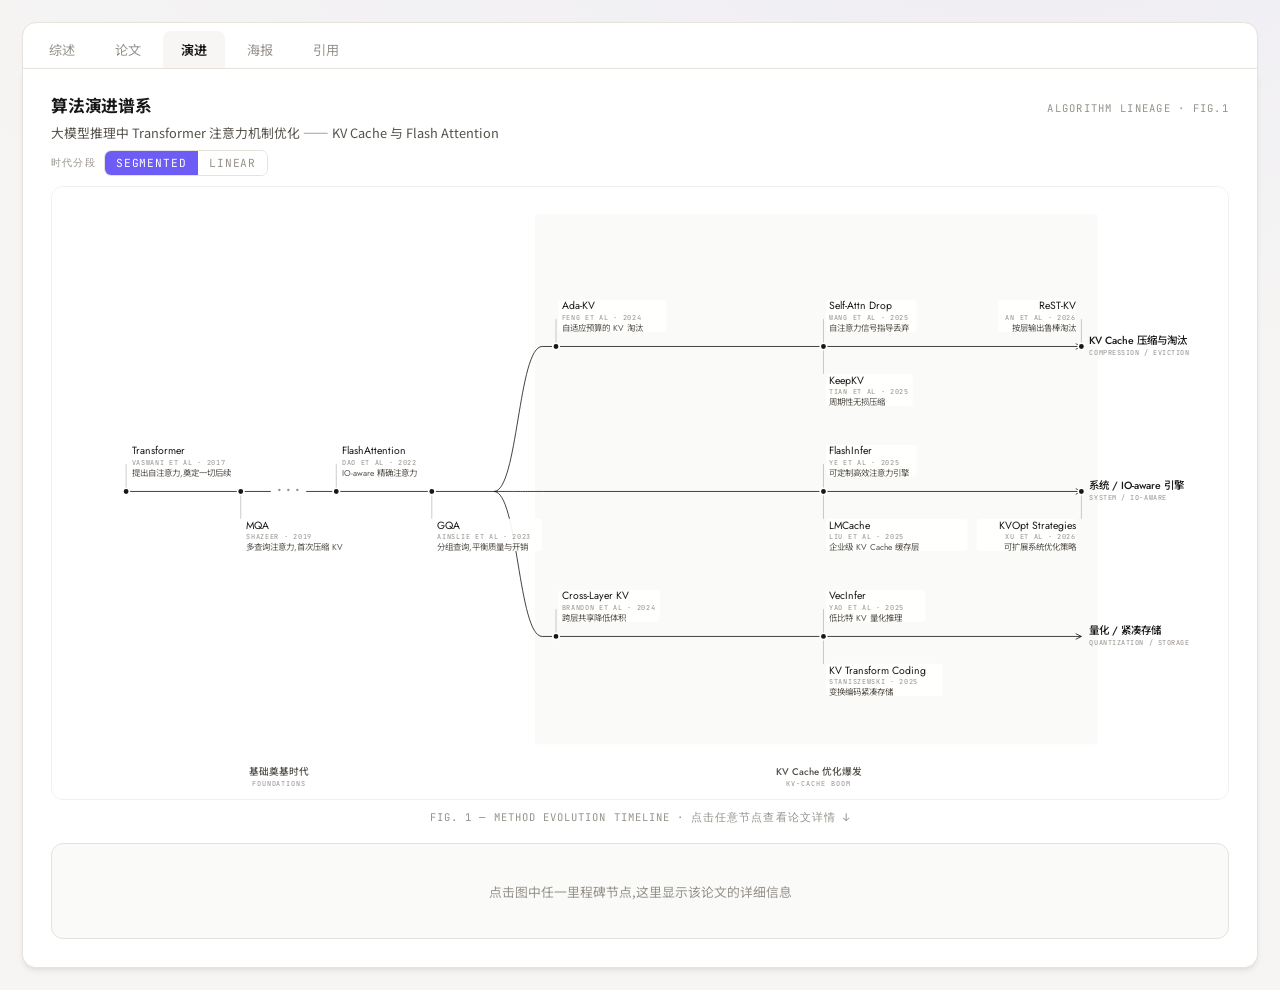
<file: docs/reference/figure1_embedded_prototype.html>
<!DOCTYPE html>
<html lang="zh-CN">
<head>
<meta charset="UTF-8">
<meta name="viewport" content="width=device-width, initial-scale=1.0">
<title>算法演进图 — 嵌入 ReviewMaker 框架预览</title>
<link rel="preconnect" href="https://fonts.googleapis.com">
<link rel="preconnect" href="https://fonts.gstatic.com" crossorigin>
<link href="https://fonts.googleapis.com/css2?family=Jost:wght@200;300;400;500&family=JetBrains+Mono:wght@400;500&family=Noto+Sans+SC:wght@300;400;500;700&display=swap" rel="stylesheet">
<style>
  :root{
    --primary:#6D5DF6;--primary-hover:#5B4BE0;--primary-light:#F0EEFF;--primary-glow:rgba(109,93,246,.18);
    --bg:#F6F5F3;--bg-alt:#FAFAF8;--surface:#FFFFFF;--surface-hover:#F7F6F4;
    --border:#E7E3DC;--border-light:#F2EFEA;
    --text:#171717;--text-secondary:#55514A;--text-muted:#96918A;
    --success:#2F9E71;--radius:10px;--radius-lg:12px;--radius-xl:14px;
    --shadow-sm:0 1px 2px 0 rgb(0 0 0/.05);
    --shadow-md:0 4px 6px -1px rgb(0 0 0/.07),0 2px 4px -2px rgb(0 0 0/.05);
    --font:-apple-system,"PingFang SC","Hiragino Sans GB","Microsoft YaHei","Noto Sans SC",sans-serif;
    --mono:"JetBrains Mono",monospace;
  }
  *{margin:0;padding:0;box-sizing:border-box;}
  body{background:var(--bg);color:var(--text);font-family:var(--font);padding:22px;
    background-image:radial-gradient(1200px 400px at 80% -5%,rgba(109,93,246,.05),transparent);}
  .frame{max-width:1500px;margin:0 auto;}
  .tabs{display:flex;gap:4px;background:var(--surface);border:1px solid var(--border);
    border-radius:var(--radius-xl) var(--radius-xl) 0 0;padding:8px 8px 0;box-shadow:var(--shadow-sm);}
  .tab{padding:9px 18px;font-size:.82rem;color:var(--text-muted);border-radius:8px 8px 0 0;cursor:pointer;}
  .tab.active{color:var(--text);font-weight:600;background:var(--surface-hover);}
  .main{background:var(--surface);border:1px solid var(--border);border-top:none;
    border-radius:0 0 var(--radius-xl) var(--radius-xl);padding:24px 28px 28px;box-shadow:var(--shadow-md);}
  .card-head{display:flex;justify-content:space-between;align-items:baseline;margin-bottom:6px;}
  .card-head h2{font-size:1.05rem;font-weight:700;letter-spacing:-.01em;}
  .card-head .meta{font-family:var(--mono);font-size:.66rem;letter-spacing:.12em;text-transform:uppercase;color:var(--text-muted);}
  .toolbar{display:flex;gap:8px;align-items:center;margin:8px 0 4px;}
  .toolbar .lbl{font-family:var(--mono);font-size:.62rem;letter-spacing:.12em;text-transform:uppercase;color:var(--text-muted);}
  .toggle{display:inline-flex;border:1px solid var(--border);border-radius:7px;overflow:hidden;}
  .toggle button{border:none;background:var(--surface);padding:5px 11px;font-size:.7rem;cursor:pointer;font-family:var(--mono);
    letter-spacing:.08em;text-transform:uppercase;color:var(--text-muted);}
  .toggle button.active{background:var(--primary);color:#fff;}
  .figwrap{border:1px solid var(--border-light);border-radius:var(--radius-lg);background:var(--surface);margin-top:10px;overflow:hidden;}
  svg{width:100%;height:auto;display:block;}
  .caption{font-family:var(--mono);font-size:.66rem;letter-spacing:.1em;color:var(--text-muted);
    text-align:center;padding:10px 0 4px;}
  /* detail panel */
  .detail{margin-top:14px;border:1px solid var(--border);border-radius:var(--radius-lg);
    background:var(--bg-alt);padding:16px 18px;min-height:96px;transition:all .2s;}
  .detail.empty{display:flex;align-items:center;justify-content:center;color:var(--text-muted);font-size:.8rem;}
  .detail .d-top{display:flex;justify-content:space-between;align-items:flex-start;gap:12px;}
  .detail .d-title{font-size:1rem;font-weight:700;color:var(--text);line-height:1.35;}
  .detail .d-sub{font-family:var(--mono);font-size:.66rem;letter-spacing:.1em;text-transform:uppercase;color:var(--primary);margin-top:3px;}
  .detail .d-badges{display:flex;gap:6px;flex-shrink:0;}
  .badge{font-size:.66rem;padding:3px 9px;border-radius:7px;font-weight:600;white-space:nowrap;}
  .badge.cite{background:var(--primary-light);color:var(--primary);}
  .badge.code{background:#EAF7F1;color:#207A57;}
  .badge.era{background:#F4F3F1;color:#8A8580;}
  .detail .d-body{font-size:.85rem;line-height:1.7;color:var(--text-secondary);margin-top:10px;}
  .detail .d-contrib{font-size:.82rem;color:var(--text);margin-top:8px;padding-left:12px;border-left:3px solid var(--primary);}
  .detail .d-count{font-family:var(--mono);font-size:.64rem;letter-spacing:.12em;text-transform:uppercase;color:var(--primary);margin-bottom:12px;}
  .detail .d-divider{height:1px;background:var(--border);margin:16px 0;}
</style>
</head>
<body>
<div class="frame">
  <div class="tabs">
    <div class="tab">综述</div><div class="tab">论文</div>
    <div class="tab active">演进</div><div class="tab">海报</div><div class="tab">引用</div>
  </div>
  <div class="main">
    <div class="card-head">
      <h2>算法演进谱系</h2>
      <span class="meta">Algorithm Lineage · Fig.1</span>
    </div>
    <div style="font-size:.8rem;color:var(--text-secondary);">大模型推理中 Transformer 注意力机制优化 —— KV Cache 与 Flash Attention</div>

    <div class="toolbar">
      <span class="lbl">时代分段</span>
      <div class="toggle" id="eraToggle"><button data-v="on" class="active">Segmented</button><button data-v="off">Linear</button></div>
    </div>

    <div class="figwrap"><svg id="svg" viewBox="0 0 1460 760"></svg></div>
    <div class="caption">FIG. 1 — METHOD EVOLUTION TIMELINE · 点击任意节点查看论文详情 ↓</div>

    <div class="detail empty" id="detail">点击图中任一里程碑节点,这里显示该论文的详细信息</div>
  </div>
</div>

<script>
const branches=[
  {id:"A",name:"KV Cache 压缩与淘汰",mono:"COMPRESSION / EVICTION"},
  {id:"B",name:"系统 / IO-aware 引擎",mono:"SYSTEM / IO-AWARE"},
  {id:"C",name:"量化 / 紧凑存储",mono:"QUANTIZATION / STORAGE"},
];
const FOUND="__found__";
const M=[
  {name:"Transformer",authors:"Vaswani et al",year:2017,branch:FOUND,contrib:"提出自注意力,奠定一切后续",
    fullTitle:"Attention Is All You Need",venue:"NeurIPS 2017",cite:"130k+",code:true,
    abs:"提出完全基于注意力的 Transformer 架构,摒弃循环与卷积,成为后续所有大模型的基础。"},
  {name:"MQA",authors:"Shazeer",year:2019,branch:FOUND,contrib:"多查询注意力,首次压缩 KV",
    fullTitle:"Fast Transformer Decoding: One Write-Head is All You Need",venue:"arXiv 2019",cite:"600+",code:false,
    abs:"将多头注意力的 Key/Value 头共享为单一头,大幅降低自回归解码时的显存与带宽开销。"},
  {name:"FlashAttention",authors:"Dao et al",year:2022,branch:FOUND,contrib:"IO-aware 精确注意力",
    fullTitle:"FlashAttention: Fast and Memory-Efficient Exact Attention with IO-Awareness",venue:"NeurIPS 2022",cite:"3.5k+",code:true,
    abs:"通过分块计算与重计算实现 IO-aware 的精确注意力,显著降低 HBM 读写,提速并省显存。"},
  {name:"GQA",authors:"Ainslie et al",year:2023,branch:FOUND,contrib:"分组查询,平衡质量与开销",
    fullTitle:"GQA: Training Generalized Multi-Query Transformer Models from Multi-Head Checkpoints",venue:"EMNLP 2023",cite:"900+",code:true,
    abs:"在 MQA 与 MHA 之间引入分组查询机制,在推理效率与模型质量之间取得平衡。"},
  {name:"Ada-KV",authors:"Feng et al",year:2024,branch:"A",contrib:"自适应预算的 KV 淘汰",
    fullTitle:"Ada-KV: Optimizing KV Cache Eviction by Adaptive Budget Allocation",venue:"arXiv 2024",cite:"40+",code:true,
    abs:"按各注意力头的分布特性自适应分配 KV 保留预算,在固定显存下提升长上下文质量。"},
  {name:"Self-Attn Drop",authors:"Wang et al",year:2025,branch:"A",contrib:"自注意力信号指导丢弃",
    fullTitle:"LLMs Know What to Drop: Self-Attention Guided KV Cache Eviction",venue:"arXiv 2025",cite:"10+",code:true,
    abs:"利用模型自身的自注意力分数判断哪些 KV 条目可安全丢弃,降低长序列推理显存。"},
  {name:"KeepKV",authors:"Tian et al",year:2025,branch:"A",contrib:"周期性无损压缩",
    fullTitle:"KeepKV: Achieving Periodic Lossless KV Cache Compression",venue:"arXiv 2025",cite:"5+",code:false,
    abs:"提出周期性无损的 KV Cache 压缩方案,在不损失精度的前提下压缩缓存体积。"},
  {name:"ReST-KV",authors:"An et al",year:2026,branch:"A",contrib:"按层输出鲁棒淘汰",
    fullTitle:"ReST-KV: Robust KV Cache Eviction with Layer-wise Output Stabilization",venue:"arXiv 2026",cite:"0",code:false,
    abs:"基于逐层输出稳定性的鲁棒 KV 淘汰策略,缓解淘汰带来的输出漂移。"},
  {name:"FlashInfer",authors:"Ye et al",year:2025,branch:"B",contrib:"可定制高效注意力引擎",
    fullTitle:"FlashInfer: Efficient and Customizable Attention Engine for LLM Inference Serving",venue:"MLSys 2025",cite:"30+",code:true,
    abs:"面向推理服务的可定制高效注意力引擎,支持多种 KV 布局与稀疏模式。"},
  {name:"LMCache",authors:"Liu et al",year:2025,branch:"B",contrib:"企业级 KV Cache 缓存层",
    fullTitle:"LMCache: An Efficient KV Cache Layer for Enterprise-Scale LLM Inference",venue:"arXiv 2025",cite:"15+",code:true,
    abs:"企业级 KV Cache 缓存层,跨请求复用前缀 KV,显著降低首字延迟与重复计算。"},
  {name:"KVOpt Strategies",authors:"Xu et al",year:2026,branch:"B",contrib:"可扩展系统优化策略",
    fullTitle:"KV Cache Optimization Strategies for Scalable and Efficient LLM Inference",venue:"arXiv 2026",cite:"0",code:false,
    abs:"系统性综述并整合可扩展的 KV Cache 系统级优化策略,给出工程落地准则。"},
  {name:"Cross-Layer KV",authors:"Brandon et al",year:2024,branch:"C",contrib:"跨层共享降低体积",
    fullTitle:"Reducing Transformer Key-Value Cache Size with Cross-Layer Attention",venue:"NeurIPS 2024",cite:"80+",code:true,
    abs:"通过跨层共享 Key/Value 表示,在层维度上压缩 KV Cache 体积。"},
  {name:"VecInfer",authors:"Yao et al",year:2025,branch:"C",contrib:"低比特 KV 量化推理",
    fullTitle:"VecInfer: Efficient LLM Inference with Low-Bit KV Cache via Vector Quantization",venue:"arXiv 2025",cite:"5+",code:true,
    abs:"用向量量化将 KV Cache 压到低比特,在保持精度的同时减少显存占用。"},
  {name:"KV Transform Coding",authors:"Staniszewski",year:2025,branch:"C",contrib:"变换编码紧凑存储",
    fullTitle:"KV Cache Transform Coding for Compact Storage in LLM Inference",venue:"arXiv 2025",cite:"3+",code:false,
    abs:"借鉴变换编码思想对 KV Cache 做去相关与紧凑存储,降低缓存占用。"},
];
const eras=[{name:"基础奠基时代",mono:"FOUNDATIONS",y0:2017,y1:2023},{name:"KV Cache 优化爆发",mono:"KV-CACHE BOOM",y0:2024,y1:2026}];

const INK="#171717",GRAPH="#55514A",GRAPHL="#96918A",SURF="#FFFFFF",WARM="#FAFAF8",PRIMARY="#6D5DF6",PRIMLIGHT="#F0EEFF";
let showEras=true, selectedKey=null;
const ns="http://www.w3.org/2000/svg";
const SANS='Jost,"Noto Sans SC",sans-serif', MONO='"JetBrains Mono",monospace';
function el(t,a,txt){const e=document.createElementNS(ns,t);for(const k in a)e.setAttribute(k,a[k]);if(txt!=null)e.textContent=txt;return e;}

const W=1460,H=760,PAD={l:92,r:182,t:40,b:64};
const allYears=M.map(m=>m.year),yMin=Math.min(...allYears),yMax=Math.max(...allYears);
const FORK=2023.5;
// Piecewise x-mapping. When segmented, the empty 2019→2022 stretch is compressed
// into a narrow gap (where the spine is erased + ··· sits), and the dense 2024-2026
// boom region gets the most room.
function makeX(gap){const iw=W-PAD.l-PAD.r;
  if(!gap)return yr=>PAD.l+(yr-yMin)/(yMax-yMin)*iw;
  const fr={2017:0, 2019:0.12, 2022:0.22, 2023:0.32, 2024:0.45, 2025:0.73, 2026:1.00};
  const ks=Object.keys(fr).map(Number).sort((a,b)=>a-b);
  return yr=>{
    if(fr[yr]!=null)return PAD.l+fr[yr]*iw;
    for(let i=0;i<ks.length-1;i++){if(yr>=ks[i]&&yr<=ks[i+1]){const t=(yr-ks[i])/(ks[i+1]-ks[i]);return PAD.l+(fr[ks[i]]+t*(fr[ks[i+1]]-fr[ks[i]]))*iw;}}
    return PAD.l+(yr<ks[0]?0:1)*iw;
  };}
const GAP_A=2019, GAP_B=2022;  // the erased empty stretch
function laneY(bid,base){if(bid===FOUND)return base;const i=branches.findIndex(b=>b.id===bid);return base+(i-(branches.length-1)/2)*180;}

function render(){
  const svg=document.getElementById("svg");svg.innerHTML="";
  const xs=makeX(showEras),base=H/2-2;
  svg.appendChild(el("rect",{x:0,y:0,width:W,height:H,fill:SURF}));
  if(showEras){const x0=xs(2024)-26,x1=W-PAD.r+20;
    svg.appendChild(el("rect",{x:x0,y:PAD.t-6,width:x1-x0,height:H-PAD.t-PAD.b+2,fill:WARM}));}

  const fork=xs(FORK);
  // foundational spine — erased at the 2019→2022 gap when segmented
  if(showEras){
    const gc=(xs(GAP_A)+xs(GAP_B))/2, gh=22;
    svg.appendChild(el("line",{x1:PAD.l,y1:base,x2:gc-gh,y2:base,stroke:INK,"stroke-width":1}));
    svg.appendChild(el("line",{x1:gc+gh,y1:base,x2:fork,y2:base,stroke:INK,"stroke-width":1}));
  }else{
    svg.appendChild(el("line",{x1:PAD.l,y1:base,x2:fork,y2:base,stroke:INK,"stroke-width":1}));
  }
  branches.forEach(b=>{const ly=laneY(b.id,base),x1=W-PAD.r;
    const ee=fork+60;  // elbow end — must stay left of the first branch node (xs(2024))
    svg.appendChild(el("path",{d:`M${fork},${base} C${fork+30},${base} ${fork+30},${ly} ${ee},${ly}`,fill:"none",stroke:INK,"stroke-width":1}));
    svg.appendChild(el("line",{x1:ee,y1:ly,x2:x1,y2:ly,stroke:INK,"stroke-width":1}));
    svg.appendChild(el("path",{d:`M${x1},${ly} l-7,-3.5 M${x1},${ly} l-7,3.5`,stroke:INK,"stroke-width":1,fill:"none"}));
    svg.appendChild(el("text",{x:x1+10,y:ly-3,"font-family":SANS,"font-weight":500,"font-size":13,fill:INK},b.name));
    svg.appendChild(el("text",{x:x1+10,y:ly+11,"font-family":MONO,"font-size":8.5,"letter-spacing":"0.08em",fill:GRAPHL},b.mono));
  });
  if(showEras){const gx=(xs(GAP_A)+xs(GAP_B))/2;
    svg.appendChild(el("text",{x:gx,y:base+5,"text-anchor":"middle","font-family":MONO,"font-size":18,fill:GRAPHL},"···"));
    eras.forEach(e=>{const cx=(xs(e.y0)+xs(e.y1))/2;
      svg.appendChild(el("text",{x:cx,y:H-30,"text-anchor":"middle","font-family":SANS,"font-weight":500,"font-size":12,fill:GRAPH},e.name));
      svg.appendChild(el("text",{x:cx,y:H-16,"text-anchor":"middle","font-family":MONO,"font-size":8.5,"letter-spacing":"0.14em",fill:GRAPHL},e.mono));});
  }

  // Draw one label block (a single paper) at a given side/level off the lane.
  function drawLabel(m,x,ly,side,level,sel){
    const nearR=x>W-PAD.r-40, anchor=nearR?"end":"start", tx=nearR?x-7:x+7;
    const ty=ly+side*(46+level*46);
    svg.appendChild(el("line",{x1:x,y1:ly,x2:x,y2:ty+(side<0?12:-12),stroke:INK,"stroke-width":0.6,opacity:.45}));
    const wEst=Math.max(m.name.length*7.2, m.authors.length*6+40, m.contrib.length*10.5)+8;
    const bx=nearR?tx-wEst:tx-4;
    svg.appendChild(el("rect",{x:bx,y:ty-12,width:wEst,height:40,rx:5,fill:sel?PRIMLIGHT:SURF,opacity:sel?1:0.92}));
    svg.appendChild(el("text",{x:tx,y:ty,"text-anchor":anchor,"font-family":SANS,"font-weight":sel?600:400,"font-size":13,fill:sel?PRIMARY:INK},m.name));
    svg.appendChild(el("text",{x:tx,y:ty+13,"text-anchor":anchor,"font-family":MONO,"font-size":8.5,"letter-spacing":"0.1em",fill:GRAPHL},`${m.authors.toUpperCase()} · ${m.year}`));
    svg.appendChild(el("text",{x:tx,y:ty+27,"text-anchor":anchor,"font-family":SANS,"font-weight":400,"font-size":10.5,fill:GRAPH},m.contrib));
  }
  // One dot per (branch, year) group. Click → show ALL papers in the group.
  function drawGroup(grp,ly,baseSide){
    const x=xs(grp[0].m.year), key=grp[0].m.branch+"|"+grp[0].m.year, sel=key===selectedKey;
    grp.forEach((o,k)=>{
      let side,level;
      if(grp.length===1){side=baseSide;level=0;}
      else{side=k%2===0?-1:1;level=Math.floor(k/2);}   // 2 papers → one above, one below
      drawLabel(o.m,x,ly,side,level,sel);
    });
    svg.appendChild(el("circle",{cx:x,cy:ly,r:sel?6:4,fill:sel?PRIMARY:INK,stroke:sel?"#fff":SURF,"stroke-width":2}));
    const hit=el("circle",{cx:x,cy:ly,r:16,fill:"transparent",style:"cursor:pointer"});
    hit.addEventListener("click",()=>{
      if(selectedKey===key){selectedKey=null;render();clearDetail();}      // click again → deselect
      else{selectedKey=key;render();showDetail(grp.map(o=>o.m));}
    });
    svg.appendChild(hit);
  }
  // Group a lane's papers by year; one clickable node per year.
  function renderLane(members,ly){
    const byYear={};
    members.forEach(o=>{(byYear[o.m.year]=byYear[o.m.year]||[]).push(o);});
    Object.keys(byYear).map(Number).sort((a,b)=>a-b)
      .forEach((yr,gIdx)=>drawGroup(byYear[yr],ly,gIdx%2===0?-1:1));
  }
  renderLane(M.map((m,i)=>({m,i})).filter(o=>o.m.branch===FOUND),base);
  branches.forEach(b=>renderLane(M.map((m,i)=>({m,i})).filter(o=>o.m.branch===b.id),laneY(b.id,base)));
}

function clearDetail(){
  const d=document.getElementById("detail");
  d.className="detail empty";
  d.textContent="点击图中任一里程碑节点,这里显示该论文的详细信息";
}
function showDetail(papers){
  const d=document.getElementById("detail");
  d.classList.remove("empty");
  const block=m=>{
    const bname = m.branch===FOUND?"奠基 Foundational":branches.find(b=>b.id===m.branch).name;
    const era = m.year<=2023?"基础奠基时代":"KV Cache 优化爆发";
    return `<div class="d-paper">
      <div class="d-top">
        <div>
          <div class="d-title">${m.fullTitle}</div>
          <div class="d-sub">${m.authors} · ${m.venue} · ${bname}</div>
        </div>
        <div class="d-badges">
          <span class="badge cite">引用 ${m.cite}</span>
          ${m.code?'<span class="badge code">有代码</span>':''}
          <span class="badge era">${era}</span>
        </div>
      </div>
      <div class="d-contrib">关键贡献:${m.contrib}</div>
      <div class="d-body">${m.abs}</div>
    </div>`;
  };
  const header = papers.length>1 ? `<div class="d-count">◧ 该节点 (${papers[0].branch===FOUND?'奠基':branches.find(b=>b.id===papers[0].branch).name} · ${papers[0].year}) 含 ${papers.length} 篇同期论文</div>` : '';
  d.innerHTML = header + papers.map(block).join('<div class="d-divider"></div>');
}

document.getElementById("eraToggle").addEventListener("click",e=>{if(e.target.tagName!=="BUTTON")return;showEras=e.target.dataset.v==="on";document.querySelectorAll("#eraToggle button").forEach(b=>b.classList.toggle("active",b===e.target));render();});
if(document.fonts&&document.fonts.ready){document.fonts.ready.then(render);}
render();
</script>
</body>
</html>
</file>
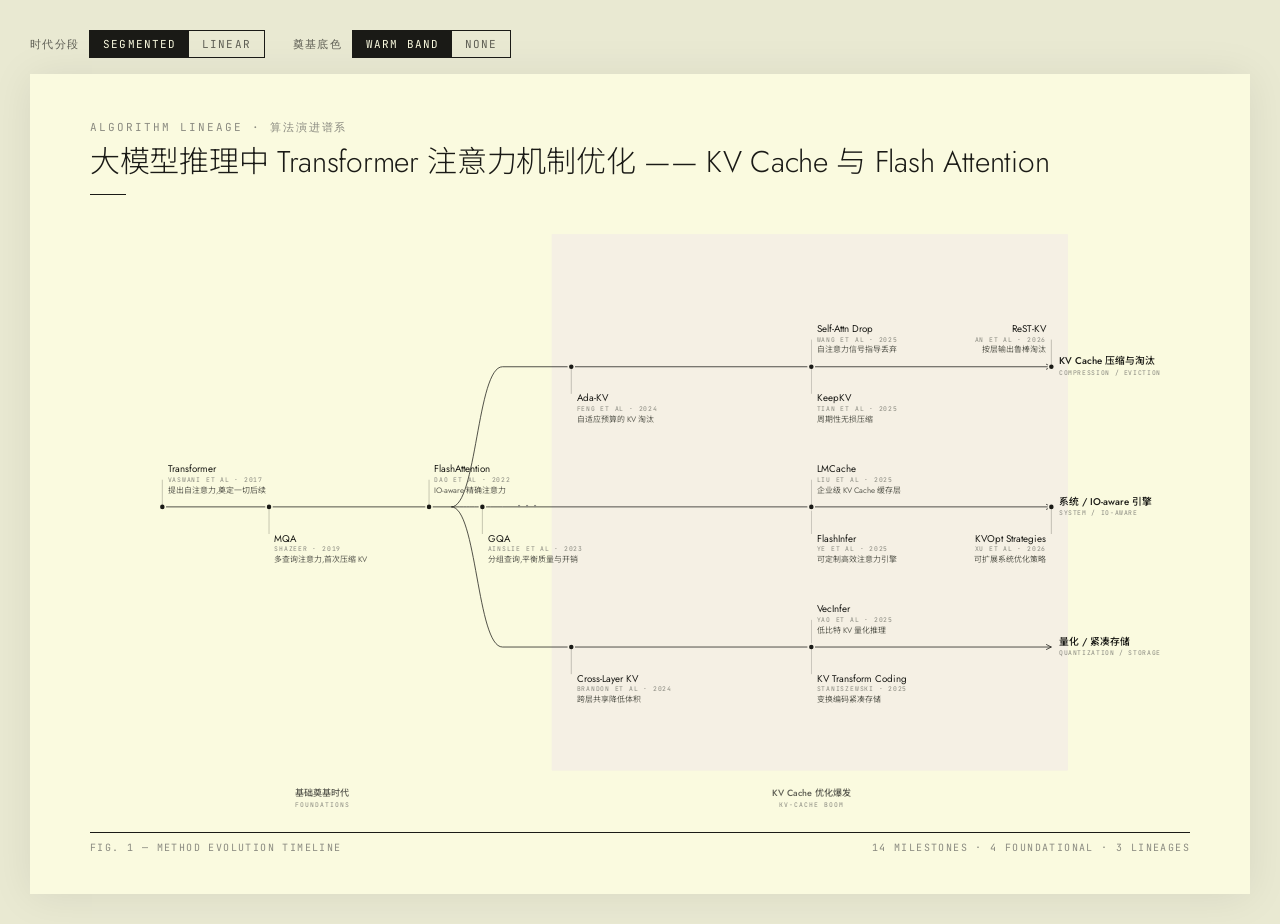
<file: docs/reference/figure1_ivory_prototype.html>
<!DOCTYPE html>
<html lang="zh-CN">
<head>
<meta charset="UTF-8">
<meta name="viewport" content="width=device-width, initial-scale=1.0">
<title>算法演进图 — Ivory Ledger 学术风</title>
<link rel="preconnect" href="https://fonts.googleapis.com">
<link rel="preconnect" href="https://fonts.gstatic.com" crossorigin>
<link href="https://fonts.googleapis.com/css2?family=Jost:wght@200;300;400;500&family=Lora:ital@0;1&family=JetBrains+Mono:wght@400;500&family=Noto+Sans+SC:wght@300;400;500;700&family=Noto+Serif+SC:wght@400;600&display=swap" rel="stylesheet">
<style>
  :root{
    --cream:#FAFADF; --cream-warm:#F5F0E4; --cream-deep:#F0F0D4;
    --ink:#1A1A16; --graphite:#5E5E54; --graphite-l:#8A8A80;
  }
  *{margin:0;padding:0;box-sizing:border-box;}
  body{background:#E9E9D2;color:var(--ink);
    font-family:"Jost","Noto Sans SC",system-ui,sans-serif;padding:30px;}
  .stage{background:var(--cream);max-width:1460px;margin:0 auto;
    padding:46px 60px 40px;box-shadow:0 2px 40px rgba(0,0,0,.08);}
  .kicker{font-family:"JetBrains Mono",monospace;font-size:11px;letter-spacing:.18em;
    text-transform:uppercase;color:var(--graphite-l);margin-bottom:10px;}
  .title{font-family:"Jost","Noto Sans SC",sans-serif;font-weight:300;font-size:30px;
    line-height:1.15;letter-spacing:-.01em;color:var(--ink);margin-bottom:8px;}
  .rule36{width:36px;height:1px;background:var(--ink);margin:14px 0 6px;}
  svg{width:100%;height:auto;display:block;}
  .foot{display:flex;justify-content:space-between;border-top:1px solid var(--ink);
    margin-top:14px;padding-top:8px;font-family:"JetBrains Mono",monospace;
    font-size:10px;letter-spacing:.14em;text-transform:uppercase;color:var(--graphite-l);}
  .toolbar{max-width:1460px;margin:0 auto 16px;display:flex;gap:10px;align-items:center;}
  .toolbar .lbl{font-family:"JetBrains Mono",monospace;font-size:11px;letter-spacing:.12em;text-transform:uppercase;color:var(--graphite);}
  .toggle{display:inline-flex;border:1px solid var(--ink);}
  .toggle button{border:none;background:transparent;padding:6px 13px;font-size:11px;cursor:pointer;
    font-family:"JetBrains Mono",monospace;letter-spacing:.1em;text-transform:uppercase;color:var(--graphite);}
  .toggle button.active{background:var(--ink);color:var(--cream);}
</style>
</head>
<body>
<div class="toolbar">
  <span class="lbl">时代分段</span>
  <div class="toggle" id="eraToggle">
    <button data-v="on" class="active">Segmented</button>
    <button data-v="off">Linear</button>
  </div>
  <span class="lbl" style="margin-left:18px">奠基底色</span>
  <div class="toggle" id="bandToggle">
    <button data-v="warm" class="active">Warm band</button>
    <button data-v="none">None</button>
  </div>
</div>

<div class="stage">
  <div class="kicker">Algorithm Lineage · 算法演进谱系</div>
  <div class="title">大模型推理中 Transformer 注意力机制优化 —— KV Cache 与 Flash Attention</div>
  <div class="rule36"></div>
  <svg id="svg" viewBox="0 0 1460 820"></svg>
  <div class="foot"><span>Fig. 1 — Method Evolution Timeline</span><span>14 Milestones · 4 Foundational · 3 Lineages</span></div>
</div>

<script>
const branches=[
  {id:"A",name:"KV Cache 压缩与淘汰",mono:"COMPRESSION / EVICTION"},
  {id:"B",name:"系统 / IO-aware 引擎",mono:"SYSTEM / IO-AWARE"},
  {id:"C",name:"量化 / 紧凑存储",mono:"QUANTIZATION / STORAGE"},
];
const FOUND="__found__";
const M=[
  {name:"Transformer",authors:"Vaswani et al",year:2017,branch:FOUND,contrib:"提出自注意力,奠定一切后续"},
  {name:"MQA",authors:"Shazeer",year:2019,branch:FOUND,contrib:"多查询注意力,首次压缩 KV"},
  {name:"FlashAttention",authors:"Dao et al",year:2022,branch:FOUND,contrib:"IO-aware 精确注意力"},
  {name:"GQA",authors:"Ainslie et al",year:2023,branch:FOUND,contrib:"分组查询,平衡质量与开销"},
  {name:"Ada-KV",authors:"Feng et al",year:2024,branch:"A",contrib:"自适应预算的 KV 淘汰"},
  {name:"Self-Attn Drop",authors:"Wang et al",year:2025,branch:"A",contrib:"自注意力信号指导丢弃"},
  {name:"KeepKV",authors:"Tian et al",year:2025,branch:"A",contrib:"周期性无损压缩"},
  {name:"ReST-KV",authors:"An et al",year:2026,branch:"A",contrib:"按层输出鲁棒淘汰"},
  {name:"FlashInfer",authors:"Ye et al",year:2025,branch:"B",contrib:"可定制高效注意力引擎"},
  {name:"LMCache",authors:"Liu et al",year:2025,branch:"B",contrib:"企业级 KV Cache 缓存层"},
  {name:"KVOpt Strategies",authors:"Xu et al",year:2026,branch:"B",contrib:"可扩展系统优化策略"},
  {name:"Cross-Layer KV",authors:"Brandon et al",year:2024,branch:"C",contrib:"跨层共享降低体积"},
  {name:"VecInfer",authors:"Yao et al",year:2025,branch:"C",contrib:"低比特 KV 量化推理"},
  {name:"KV Transform Coding",authors:"Staniszewski",year:2025,branch:"C",contrib:"变换编码紧凑存储"},
];
const eras=[{name:"基础奠基时代",mono:"FOUNDATIONS",y0:2017,y1:2023},{name:"KV Cache 优化爆发",mono:"KV-CACHE BOOM",y0:2024,y1:2026}];

const INK="#1A1A16",GRAPH="#5E5E54",GRAPHL="#8A8A80",CREAM="#FAFADF",WARM="#F5F0E4";
let showEras=true, warmBand=true;
const ns="http://www.w3.org/2000/svg";
const SANS='Jost, "Noto Sans SC", sans-serif';
const MONO='"JetBrains Mono", monospace';
function el(t,a,txt){const e=document.createElementNS(ns,t);for(const k in a)e.setAttribute(k,a[k]);if(txt!=null)e.textContent=txt;return e;}

const W=1460,H=820,PAD={l:96,r:184,t:54,b:60};
const allYears=M.map(m=>m.year),yMin=Math.min(...allYears),yMax=Math.max(...allYears);
const FORK=2023.5;
function makeX(gap){
  const innerW=W-PAD.l-PAD.r;
  if(!gap) return yr=>PAD.l+(yr-yMin)/(yMax-yMin)*innerW;
  const lW=innerW*0.36,gW=innerW*0.10,rW=innerW*0.54;
  return yr=> yr<=2023 ? PAD.l+(yr-2017)/(2023-2017)*lW
                       : PAD.l+lW+gW+(yr-2024)/(2026-2024)*rW;
}
function laneY(bid,base){ if(bid===FOUND)return base; const i=branches.findIndex(b=>b.id===bid); return base+(i-(branches.length-1)/2)*186; }

function render(){
  const svg=document.getElementById("svg"); svg.innerHTML="";
  const xs=makeX(showEras), base=H/2-4;
  svg.appendChild(el("rect",{x:0,y:0,width:W,height:H,fill:CREAM}));

  // era warm band (very subtle) on the BOOM zone
  if(showEras && warmBand){
    const x0=xs(2024)-26, x1=W-PAD.r+22;
    svg.appendChild(el("rect",{x:x0,y:PAD.t-10,width:x1-x0,height:H-PAD.t-PAD.b+6,fill:WARM}));
  }

  const fork=xs(FORK);
  // foundational spine (1px ink rule)
  svg.appendChild(el("line",{x1:PAD.l,y1:base,x2:fork,y2:base,stroke:INK,"stroke-width":1}));

  // lanes: 1px ink rules + fork elbows
  branches.forEach(b=>{
    const ly=laneY(b.id,base),x1=W-PAD.r;
    svg.appendChild(el("path",{d:`M${fork},${base} C${fork+34},${base} ${fork+34},${ly} ${fork+68},${ly}`,fill:"none",stroke:INK,"stroke-width":1}));
    svg.appendChild(el("line",{x1:fork+68,y1:ly,x2:x1,y2:ly,stroke:INK,"stroke-width":1}));
    // tiny arrow tick
    svg.appendChild(el("path",{d:`M${x1},${ly} l-7,-3.5 M${x1},${ly} l-7,3.5`,stroke:INK,"stroke-width":1,fill:"none"}));
    // branch label at right end — Noto Sans SC name + mono sub
    svg.appendChild(el("text",{x:x1+10,y:ly-3,"font-family":SANS,"font-weight":500,"font-size":13,fill:INK},b.name));
    svg.appendChild(el("text",{x:x1+10,y:ly+11,"font-family":MONO,"font-size":8.5,"letter-spacing":"0.1em",fill:GRAPHL},b.mono));
  });

  // era dividers + labels + ··· gap
  if(showEras){
    // hairline vertical divider at the gap center
    const gx=(xs(2023)+xs(2024))/2;
    svg.appendChild(el("text",{x:gx,y:base+5,"text-anchor":"middle","font-family":MONO,"font-size":18,fill:GRAPHL},"···"));
    eras.forEach((e,i)=>{
      const cx=(xs(e.y0)+xs(e.y1))/2;
      svg.appendChild(el("text",{x:cx,y:H-30,"text-anchor":"middle","font-family":SANS,"font-weight":500,"font-size":12,fill:GRAPH},e.name));
      svg.appendChild(el("text",{x:cx,y:H-16,"text-anchor":"middle","font-family":MONO,"font-size":8.5,"letter-spacing":"0.16em",fill:GRAPHL},e.mono));
    });
  }

  function node(m,ly,side){
    const x=xs(m.year);
    const nearR = x>W-PAD.r-40;
    // timeline dot: black with cream-warm ring
    svg.appendChild(el("circle",{cx:x,cy:ly,r:4,fill:INK,stroke:warmBand&&showEras&&m.year>=2024?WARM:CREAM,"stroke-width":2}));
    // connector hairline
    const ty=ly+side*46;
    svg.appendChild(el("line",{x1:x,y1:ly,x2:x,y2:ty+(side<0?10:-10),stroke:INK,"stroke-width":0.6,opacity:.5}));
    const anchor = nearR?"end":"start";
    const tx = nearR? x-7 : x+7;
    // name (Jost)
    svg.appendChild(el("text",{x:tx,y:ty,"text-anchor":anchor,"font-family":SANS,"font-weight":400,"font-size":13,fill:INK},m.name));
    // authors · year (mono uppercase tracked)
    svg.appendChild(el("text",{x:tx,y:ty+13,"text-anchor":anchor,"font-family":MONO,"font-size":8.5,"letter-spacing":"0.12em",fill:GRAPHL},`${m.authors.toUpperCase()} · ${m.year}`));
    // contribution (Noto Sans SC body, graphite)
    svg.appendChild(el("text",{x:tx,y:ty+27,"text-anchor":anchor,"font-family":SANS,"font-weight":400,"font-size":10.5,fill:GRAPH},m.contrib));
  }
  // foundational alternate
  M.filter(m=>m.branch===FOUND).forEach((m,i)=>node(m,base,i%2===0?-1:1));
  branches.forEach(b=>{
    const list=M.filter(m=>m.branch===b.id).sort((p,q)=>p.year-q.year);
    let lastY=null,lastS=-1;
    list.forEach((m,i)=>{let s=i%2===0?1:-1; if(m.year===lastY)s=-lastS; node(m,laneY(b.id,base),s); lastY=m.year;lastS=s;});
  });

  // year axis ticks (mono) under each lane's spine, light
  const yset=[...new Set(allYears)].sort();
  // foundational years on spine
  // (years are shown inline via node meta; add faint axis ticks at fork base)
}

document.getElementById("eraToggle").addEventListener("click",e=>{if(e.target.tagName!=="BUTTON")return;showEras=e.target.dataset.v==="on";document.querySelectorAll("#eraToggle button").forEach(b=>b.classList.toggle("active",b===e.target));render();});
document.getElementById("bandToggle").addEventListener("click",e=>{if(e.target.tagName!=="BUTTON")return;warmBand=e.target.dataset.v==="warm";document.querySelectorAll("#bandToggle button").forEach(b=>b.classList.toggle("active",b===e.target));render();});
// wait for fonts then render
if(document.fonts&&document.fonts.ready){document.fonts.ready.then(render);}
render();
</script>
</body>
</html>
</file>
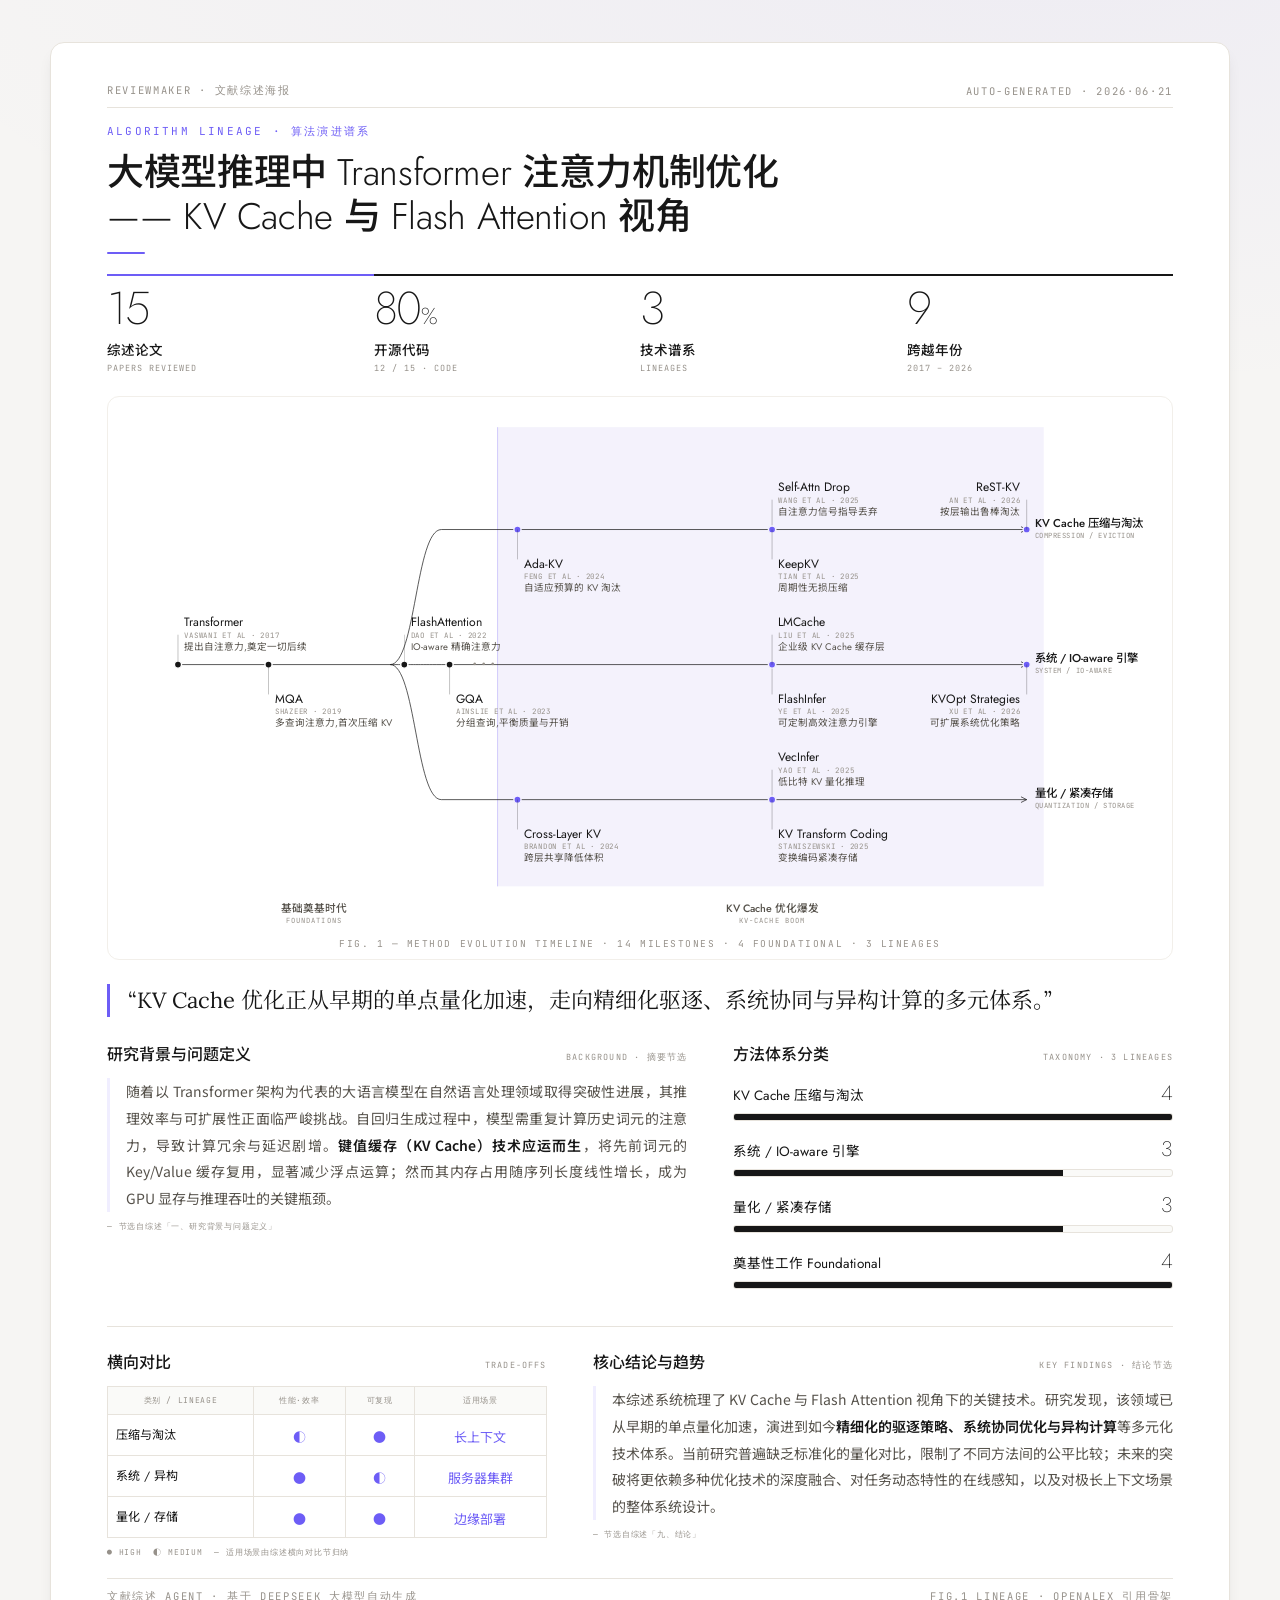
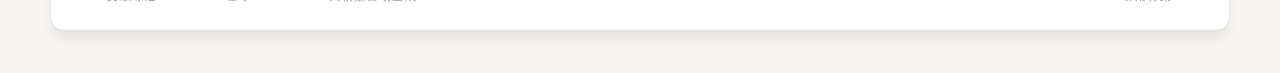
<file: docs/reference/poster_redesign_mockup.html>
<!DOCTYPE html>
<html lang="zh-CN">
<head>
<meta charset="UTF-8">
<meta name="viewport" content="width=device-width, initial-scale=1.0">
<title>Poster Mockup v3 — GUI-embedded · 图文并茂</title>
<link rel="preconnect" href="https://fonts.googleapis.com">
<link rel="preconnect" href="https://fonts.gstatic.com" crossorigin>
<link href="https://fonts.googleapis.com/css2?family=Jost:wght@200;300;400;500&family=Lora:ital,wght@0,400;0,500;1,400&family=JetBrains+Mono:wght@400;500&family=Noto+Sans+SC:wght@300;400;500;700&family=Noto+Serif+SC:wght@400;600&display=swap" rel="stylesheet">
<style>
  :root{
    /* DESIGN.md tokens (GUI system) */
    --primary:#6D5DF6;--primary-hover:#5B4BE0;--primary-light:#F0EEFF;
    --bg:#F6F5F3;--bg-alt:#FAFAF8;--surface:#FFFFFF;--surface-hover:#F7F6F4;
    --border:#E7E3DC;--border-light:#F2EFEA;
    --text:#171717;--text-secondary:#55514A;--text-muted:#96918A;
    --success:#2F9E71;
    --radius:10px;--radius-lg:12px;--radius-xl:14px;
    --shadow-md:0 4px 6px -1px rgb(0 0 0/.07),0 2px 4px -2px rgb(0 0 0/.05);
    --shadow-lg:0 10px 15px -3px rgb(0 0 0/.08),0 4px 6px -4px rgb(0 0 0/.05);
    --font:-apple-system,BlinkMacSystemFont,"Segoe UI","PingFang SC","Hiragino Sans GB","Microsoft YaHei","Noto Sans SC",sans-serif;
    /* editorial fonts (content treatment) */
    --serif:"Lora","Noto Serif SC",Georgia,serif;
    --mono:"JetBrains Mono",monospace;
    --jost:"Jost","Noto Sans SC",sans-serif;
    --band:#F4F2FC; /* faint purple era tint, GUI-native */
  }
  *{margin:0;padding:0;box-sizing:border-box;}
  body{background:var(--bg);color:var(--text);font-family:var(--font);padding:42px 0;
    background-image:radial-gradient(1200px 460px at 82% -4%,rgba(109,93,246,.06),transparent);}

  /* poster = white surface card sitting inside the GUI */
  .poster{width:1180px;margin:0 auto;background:var(--surface);
    border:1px solid var(--border);border-radius:var(--radius-xl);
    padding:40px 56px 26px;box-shadow:var(--shadow-lg);}

  .rule-full{height:1px;background:var(--border);width:100%;}
  .rule36{width:38px;height:2px;background:var(--primary);margin:13px 0 4px;border-radius:2px;}

  .chrome{display:flex;justify-content:space-between;align-items:center;
    font-family:var(--mono);font-size:10.5px;letter-spacing:.16em;
    text-transform:uppercase;color:var(--text-muted);padding-bottom:9px;}
  .chrome.foot{padding:10px 0 0;margin-top:20px;border-top:1px solid var(--border);}

  .kicker{font-family:var(--mono);font-size:11px;letter-spacing:.2em;
    text-transform:uppercase;color:var(--primary);margin:16px 0 11px;}
  .title{font-family:var(--jost);font-weight:300;font-size:37px;
    line-height:1.2;letter-spacing:-.01em;color:var(--text);}
  .title .zh{font-weight:500;}

  /* stat band */
  .stats{display:flex;gap:0;margin:20px 0 4px;}
  .stat{flex:1;border-top:2px solid var(--text);padding:9px 16px 2px 0;}
  .stat:first-child{border-top-color:var(--primary);}
  .stat .num{font-family:var(--jost);font-weight:200;font-size:46px;line-height:1;
    letter-spacing:-.03em;color:var(--text);}
  .stat .num .u{font-size:23px;}
  .stat .lab{font-family:var(--jost);font-weight:500;font-size:13.5px;color:var(--text);margin-top:8px;}
  .stat .sub{font-family:var(--mono);font-size:8.5px;letter-spacing:.12em;
    text-transform:uppercase;color:var(--text-muted);margin-top:2px;}

  /* hero figure in a GUI card */
  .figwrap{margin-top:20px;border:1px solid var(--border-light);border-radius:var(--radius-lg);
    background:var(--surface);overflow:hidden;padding:6px 6px 0;}
  .figwrap svg{width:100%;height:auto;display:block;}
  .caption{font-family:var(--mono);font-size:9.5px;letter-spacing:.16em;text-transform:uppercase;
    color:var(--text-muted);text-align:center;padding:8px 0 9px;}

  /* serif highlight (pulled from review conclusion) */
  .highlight{font-family:var(--serif);font-weight:400;font-size:22px;line-height:1.5;
    color:var(--text);margin:24px 0 6px;padding-left:18px;border-left:3px solid var(--primary);}

  /* 图文穿插 bands */
  .band{display:flex;gap:46px;margin-top:24px;align-items:flex-start;}
  .band.alt{border-top:1px solid var(--border);padding-top:22px;}
  .col-text{flex:1.32;}
  .col-viz{flex:1;}
  .sec-h{display:flex;justify-content:space-between;align-items:baseline;margin-bottom:12px;}
  .sec-h .zh{font-family:var(--jost);font-weight:500;font-size:16px;color:var(--text);}
  .sec-h .en{font-family:var(--mono);font-size:8.5px;letter-spacing:.14em;text-transform:uppercase;color:var(--text-muted);}

  /* review prose excerpt (the 图文 text — GUI body style, purple left rule) */
  .excerpt{font-family:var(--font);font-size:14px;line-height:1.92;color:var(--text-secondary);
    padding-left:16px;border-left:3px solid var(--primary-light);text-align:justify;}
  .excerpt .em{color:var(--text);font-weight:600;}
  .excerpt + .excerpt{margin-top:13px;}
  .src{font-family:var(--mono);font-size:8px;letter-spacing:.1em;text-transform:uppercase;
    color:var(--text-muted);margin-top:9px;}

  /* taxonomy bars */
  .bar{margin-bottom:13px;}
  .bar .top{display:flex;justify-content:space-between;align-items:baseline;margin-bottom:5px;}
  .bar .nm{font-family:var(--jost);font-weight:400;font-size:13.5px;color:var(--text);}
  .bar .ct{font-family:var(--jost);font-weight:200;font-size:21px;letter-spacing:-.02em;color:var(--text);}
  .bar .track{height:8px;background:var(--bg-alt);border:1px solid var(--border);border-radius:3px;position:relative;overflow:hidden;}
  .bar .fill{position:absolute;left:0;top:0;bottom:0;background:var(--text);}
  .bar:first-of-type .fill{background:var(--primary);}

  /* trade-off matrix */
  .mtx{width:100%;border-collapse:collapse;}
  .mtx th,.mtx td{border:1px solid var(--border);padding:8px 8px;text-align:center;}
  .mtx th{font-family:var(--mono);font-size:8px;letter-spacing:.08em;text-transform:uppercase;
    color:var(--text-muted);font-weight:400;background:var(--bg-alt);}
  .mtx td.rowh{text-align:left;font-family:var(--jost);font-weight:400;font-size:12px;color:var(--text);white-space:nowrap;}
  .mtx td .mk{font-size:13px;color:var(--primary);line-height:1;}
  .legend{font-family:var(--mono);font-size:8px;letter-spacing:.1em;text-transform:uppercase;
    color:var(--text-muted);margin-top:9px;}
</style>
</head>
<body>
<div class="poster">

  <div class="chrome">
    <span>ReviewMaker · 文献综述海报</span>
    <span>AUTO-GENERATED · 2026·06·21</span>
  </div>
  <div class="rule-full"></div>

  <div class="kicker">Algorithm Lineage · 算法演进谱系</div>
  <div class="title"><span class="zh">大模型推理中</span> Transformer <span class="zh">注意力机制优化</span><br>—— KV Cache <span class="zh">与</span> Flash Attention <span class="zh">视角</span></div>
  <div class="rule36"></div>

  <div class="stats">
    <div class="stat"><div class="num">15</div><div class="lab">综述论文</div><div class="sub">Papers Reviewed</div></div>
    <div class="stat"><div class="num">80<span class="u">%</span></div><div class="lab">开源代码</div><div class="sub">12 / 15 · Code</div></div>
    <div class="stat"><div class="num">3</div><div class="lab">技术谱系</div><div class="sub">Lineages</div></div>
    <div class="stat"><div class="num">9</div><div class="lab">跨越年份</div><div class="sub">2017 – 2026</div></div>
  </div>

  <div class="figwrap">
    <svg id="svg" viewBox="0 0 1480 740"></svg>
    <div class="caption">Fig. 1 — Method Evolution Timeline · 14 Milestones · 4 Foundational · 3 Lineages</div>
  </div>

  <div class="highlight">“KV Cache 优化正从早期的单点量化加速，走向精细化驱逐、系统协同与异构计算的多元体系。”</div>

  <div class="band">
    <div class="col-text">
      <div class="sec-h"><span class="zh">研究背景与问题定义</span><span class="en">Background · 摘要节选</span></div>
      <div class="excerpt">随着以 Transformer 架构为代表的大语言模型在自然语言处理领域取得突破性进展，其推理效率与可扩展性正面临严峻挑战。自回归生成过程中，模型需重复计算历史词元的注意力，导致计算冗余与延迟剧增。<span class="em">键值缓存（KV Cache）技术应运而生</span>，将先前词元的 Key/Value 缓存复用，显著减少浮点运算；然而其内存占用随序列长度线性增长，成为 GPU 显存与推理吞吐的关键瓶颈。</div>
      <div class="src">— 节选自综述「一、研究背景与问题定义」</div>
    </div>
    <div class="col-viz">
      <div class="sec-h"><span class="zh">方法体系分类</span><span class="en">Taxonomy · 3 Lineages</span></div>
      <div class="bar"><div class="top"><span class="nm">KV Cache 压缩与淘汰</span><span class="ct">4</span></div><div class="track"><div class="fill" style="width:100%"></div></div></div>
      <div class="bar"><div class="top"><span class="nm">系统 / IO-aware 引擎</span><span class="ct">3</span></div><div class="track"><div class="fill" style="width:75%"></div></div></div>
      <div class="bar"><div class="top"><span class="nm">量化 / 紧凑存储</span><span class="ct">3</span></div><div class="track"><div class="fill" style="width:75%"></div></div></div>
      <div class="bar"><div class="top"><span class="nm">奠基性工作 Foundational</span><span class="ct">4</span></div><div class="track"><div class="fill" style="width:100%"></div></div></div>
    </div>
  </div>

  <div class="band alt">
    <div class="col-viz">
      <div class="sec-h"><span class="zh">横向对比</span><span class="en">Trade-offs</span></div>
      <table class="mtx">
        <tr><th>类别 / Lineage</th><th>性能·效率</th><th>可复现</th><th>适用场景</th></tr>
        <tr><td class="rowh">压缩与淘汰</td><td><span class="mk">◐</span></td><td><span class="mk">●</span></td><td><span class="mk">长上下文</span></td></tr>
        <tr><td class="rowh">系统 / 异构</td><td><span class="mk">●</span></td><td><span class="mk">◐</span></td><td><span class="mk">服务器集群</span></td></tr>
        <tr><td class="rowh">量化 / 存储</td><td><span class="mk">●</span></td><td><span class="mk">●</span></td><td><span class="mk">边缘部署</span></td></tr>
      </table>
      <div class="legend">● High&nbsp;&nbsp;◐ Medium&nbsp;&nbsp;— 适用场景由综述横向对比节归纳</div>
    </div>
    <div class="col-text">
      <div class="sec-h"><span class="zh">核心结论与趋势</span><span class="en">Key Findings · 结论节选</span></div>
      <div class="excerpt">本综述系统梳理了 KV Cache 与 Flash Attention 视角下的关键技术。研究发现，该领域已从早期的单点量化加速，演进到如今<span class="em">精细化的驱逐策略、系统协同优化与异构计算</span>等多元化技术体系。当前研究普遍缺乏标准化的量化对比，限制了不同方法间的公平比较；未来的突破将更依赖多种优化技术的深度融合、对任务动态特性的在线感知，以及对极长上下文场景的整体系统设计。</div>
      <div class="src">— 节选自综述「九、结论」</div>
    </div>
  </div>

  <div class="chrome foot">
    <span>文献综述 Agent · 基于 DeepSeek 大模型自动生成</span>
    <span>Fig.1 Lineage · OpenAlex 引用骨架</span>
  </div>

</div>

<script>
const branches=[
  {id:"A",name:"KV Cache 压缩与淘汰",mono:"COMPRESSION / EVICTION"},
  {id:"B",name:"系统 / IO-aware 引擎",mono:"SYSTEM / IO-AWARE"},
  {id:"C",name:"量化 / 紧凑存储",mono:"QUANTIZATION / STORAGE"},
];
const FOUND="__found__";
const M=[
  {name:"Transformer",authors:"Vaswani et al",year:2017,branch:FOUND,contrib:"提出自注意力,奠定一切后续"},
  {name:"MQA",authors:"Shazeer",year:2019,branch:FOUND,contrib:"多查询注意力,首次压缩 KV"},
  {name:"FlashAttention",authors:"Dao et al",year:2022,branch:FOUND,contrib:"IO-aware 精确注意力"},
  {name:"GQA",authors:"Ainslie et al",year:2023,branch:FOUND,contrib:"分组查询,平衡质量与开销"},
  {name:"Ada-KV",authors:"Feng et al",year:2024,branch:"A",contrib:"自适应预算的 KV 淘汰"},
  {name:"Self-Attn Drop",authors:"Wang et al",year:2025,branch:"A",contrib:"自注意力信号指导丢弃"},
  {name:"KeepKV",authors:"Tian et al",year:2025,branch:"A",contrib:"周期性无损压缩"},
  {name:"ReST-KV",authors:"An et al",year:2026,branch:"A",contrib:"按层输出鲁棒淘汰"},
  {name:"FlashInfer",authors:"Ye et al",year:2025,branch:"B",contrib:"可定制高效注意力引擎"},
  {name:"LMCache",authors:"Liu et al",year:2025,branch:"B",contrib:"企业级 KV Cache 缓存层"},
  {name:"KVOpt Strategies",authors:"Xu et al",year:2026,branch:"B",contrib:"可扩展系统优化策略"},
  {name:"Cross-Layer KV",authors:"Brandon et al",year:2024,branch:"C",contrib:"跨层共享降低体积"},
  {name:"VecInfer",authors:"Yao et al",year:2025,branch:"C",contrib:"低比特 KV 量化推理"},
  {name:"KV Transform Coding",authors:"Staniszewski",year:2025,branch:"C",contrib:"变换编码紧凑存储"},
];
const eras=[{name:"基础奠基时代",mono:"FOUNDATIONS",y0:2017,y1:2023},{name:"KV Cache 优化爆发",mono:"KV-CACHE BOOM",y0:2024,y1:2026}];
const INK="#171717",GRAPH="#55514A",GRAPHL="#96918A",SURF="#FFFFFF",BAND="#F4F2FC",PRIM="#6D5DF6";
const ns="http://www.w3.org/2000/svg";
const SANS='Jost, "Noto Sans SC", sans-serif', MONO='"JetBrains Mono", monospace';
function el(t,a,txt){const e=document.createElementNS(ns,t);for(const k in a)e.setAttribute(k,a[k]);if(txt!=null)e.textContent=txt;return e;}
const W=1480,H=740,PAD={l:90,r:196,t:46,b:56};
const allYears=M.map(m=>m.year),yMin=Math.min(...allYears),yMax=Math.max(...allYears);
const FORK=2023.5;
function makeX(){const innerW=W-PAD.l-PAD.r;
  const lW=innerW*0.32,gW=innerW*0.08,rW=innerW*0.60;
  return yr=> yr<=2023 ? PAD.l+(yr-2017)/(2023-2017)*lW : PAD.l+lW+gW+(yr-2024)/(2026-2024)*rW;}
function laneY(bid,base){ if(bid===FOUND)return base; const i=branches.findIndex(b=>b.id===bid); return base+(i-(branches.length-1)/2)*190; }
function render(){
  const svg=document.getElementById("svg"); svg.innerHTML="";
  const xs=makeX(), base=H/2-2;
  svg.appendChild(el("rect",{x:0,y:0,width:W,height:H,fill:SURF}));
  const x0=xs(2024)-28, x1=W-PAD.r+24;
  svg.appendChild(el("rect",{x:x0,y:PAD.t-12,width:x1-x0,height:H-PAD.t-PAD.b+8,fill:BAND}));
  svg.appendChild(el("line",{x1:x0,y1:PAD.t-12,x2:x0,y2:H-PAD.b-4,stroke:PRIM,"stroke-width":1,opacity:.4}));
  const fork=xs(FORK);
  svg.appendChild(el("line",{x1:PAD.l,y1:base,x2:fork,y2:base,stroke:INK,"stroke-width":1}));
  branches.forEach(b=>{const ly=laneY(b.id,base),xe=W-PAD.r;
    svg.appendChild(el("path",{d:`M${fork},${base} C${fork+36},${base} ${fork+36},${ly} ${fork+72},${ly}`,fill:"none",stroke:INK,"stroke-width":1}));
    svg.appendChild(el("line",{x1:fork+72,y1:ly,x2:xe,y2:ly,stroke:INK,"stroke-width":1}));
    svg.appendChild(el("path",{d:`M${xe},${ly} l-8,-4 M${xe},${ly} l-8,4`,stroke:INK,"stroke-width":1,fill:"none"}));
    svg.appendChild(el("text",{x:xe+11,y:ly-4,"font-family":SANS,"font-weight":500,"font-size":16,fill:INK},b.name));
    svg.appendChild(el("text",{x:xe+11,y:ly+12,"font-family":MONO,"font-size":10,"letter-spacing":"0.08em",fill:GRAPHL},b.mono));});
  const gx=(xs(2023)+xs(2024))/2;
  svg.appendChild(el("text",{x:gx,y:base+6,"text-anchor":"middle","font-family":MONO,"font-size":22,fill:GRAPHL},"···"));
  eras.forEach((e)=>{const cx=(xs(e.y0)+xs(e.y1))/2;
    svg.appendChild(el("text",{x:cx,y:H-24,"text-anchor":"middle","font-family":SANS,"font-weight":500,"font-size":15,fill:GRAPH},e.name));
    svg.appendChild(el("text",{x:cx,y:H-9,"text-anchor":"middle","font-family":MONO,"font-size":10,"letter-spacing":"0.16em",fill:GRAPHL},e.mono));});
  function node(m,ly,side){const x=xs(m.year);const nearR=x>W-PAD.r-40;
    svg.appendChild(el("circle",{cx:x,cy:ly,r:5,fill:m.year>=2024?PRIM:INK,stroke:m.year>=2024?BAND:SURF,"stroke-width":2}));
    const ty=ly+side*54;
    svg.appendChild(el("line",{x1:x,y1:ly,x2:x,y2:ty+(side<0?12:-12),stroke:INK,"stroke-width":0.7,opacity:.5}));
    const anchor=nearR?"end":"start", tx=nearR?x-9:x+9;
    svg.appendChild(el("text",{x:tx,y:ty,"text-anchor":anchor,"font-family":SANS,"font-weight":400,"font-size":17,fill:INK},m.name));
    svg.appendChild(el("text",{x:tx,y:ty+16,"text-anchor":anchor,"font-family":MONO,"font-size":10.5,"letter-spacing":"0.1em",fill:GRAPHL},`${m.authors.toUpperCase()} · ${m.year}`));
    svg.appendChild(el("text",{x:tx,y:ty+33,"text-anchor":anchor,"font-family":SANS,"font-weight":400,"font-size":13.5,fill:GRAPH},m.contrib));}
  M.filter(m=>m.branch===FOUND).forEach((m,i)=>node(m,base,i%2===0?-1:1));
  branches.forEach(b=>{const list=M.filter(m=>m.branch===b.id).sort((p,q)=>p.year-q.year);
    let lastY=null,lastS=-1;
    list.forEach((m,i)=>{let s=i%2===0?1:-1; if(m.year===lastY)s=-lastS; node(m,laneY(b.id,base),s); lastY=m.year;lastS=s;});});
}
if(document.fonts&&document.fonts.ready){document.fonts.ready.then(render);}
render();
</script>
</body>
</html>
</file>
